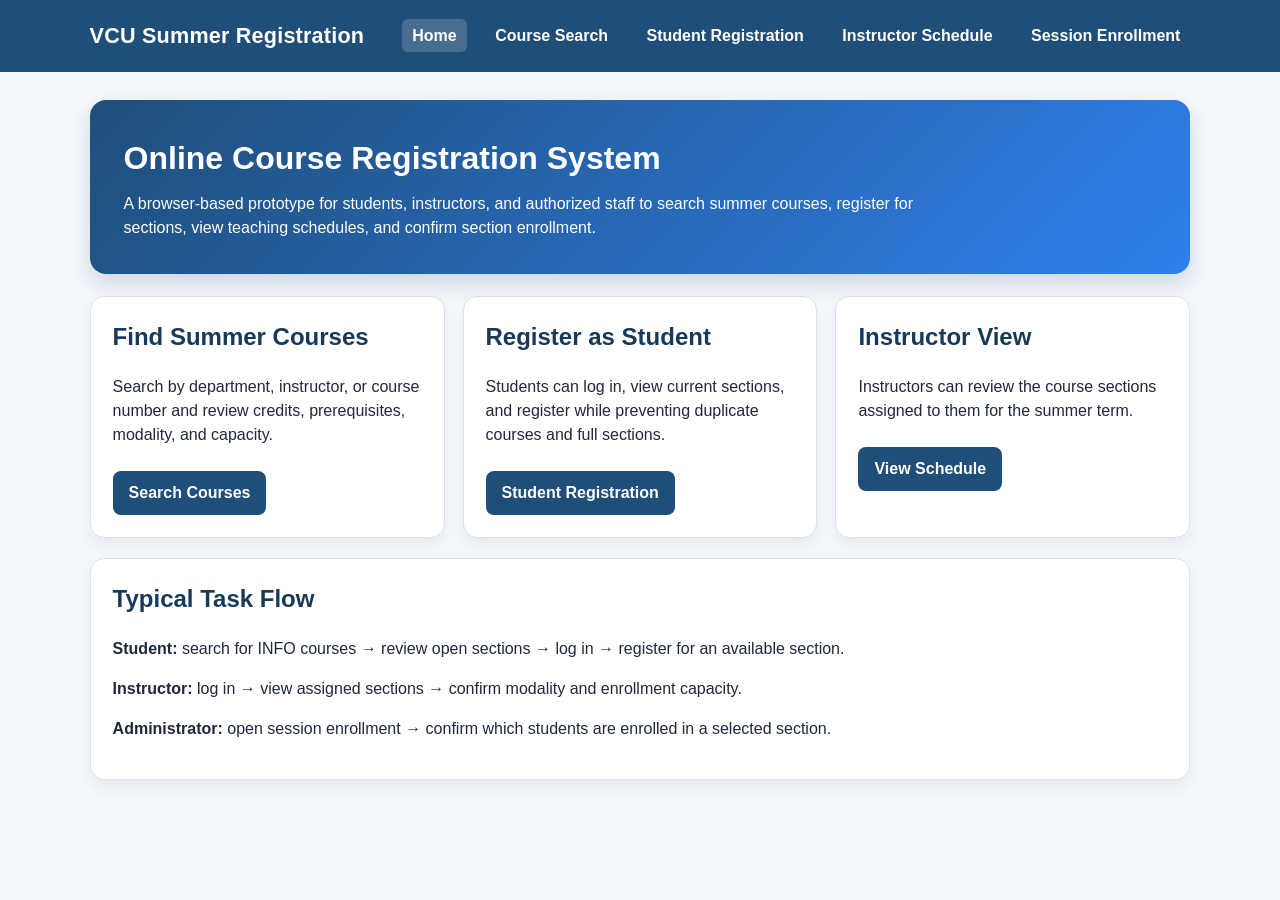
<file: index.html>
<!DOCTYPE html>
<html lang="en">
<head>
  <meta charset="UTF-8">
  <meta name="viewport" content="width=device-width, initial-scale=1.0">
  <title>VCU Summer Course Registration | Home</title>
  <link rel="stylesheet" href="styles.css">
</head>
<body>
<header>
  <div class="logo">VCU Summer Registration</div>
  <nav>
    <a class="active" href="index.html">Home</a>
    <a href="course-search.html">Course Search</a>
    <a href="student-registration.html">Student Registration</a>
    <a href="instructor-schedule.html">Instructor Schedule</a>
    <a href="session-enrollment.html">Session Enrollment</a>
  </nav>
</header>
<main>
  <section class="hero">
    <h1>Online Course Registration System</h1>
    <p>A browser-based prototype for students, instructors, and authorized staff to search summer courses, register for sections, view teaching schedules, and confirm section enrollment.</p>
  </section>
  <section class="grid">
    <div class="card">
      <h2>Find Summer Courses</h2>
      <p>Search by department, instructor, or course number and review credits, prerequisites, modality, and capacity.</p>
      <a class="button" href="course-search.html">Search Courses</a>
    </div>
    <div class="card">
      <h2>Register as Student</h2>
      <p>Students can log in, view current sections, and register while preventing duplicate courses and full sections.</p>
      <a class="button" href="student-registration.html">Student Registration</a>
    </div>
    <div class="card">
      <h2>Instructor View</h2>
      <p>Instructors can review the course sections assigned to them for the summer term.</p>
      <a class="button" href="instructor-schedule.html">View Schedule</a>
    </div>
  </section>
  <section class="card" style="margin-top:20px;">
    <h2>Typical Task Flow</h2>
    <p><strong>Student:</strong> search for INFO courses → review open sections → log in → register for an available section.</p>
    <p><strong>Instructor:</strong> log in → view assigned sections → confirm modality and enrollment capacity.</p>
    <p><strong>Administrator:</strong> open session enrollment → confirm which students are enrolled in a selected section.</p>
  </section>
</main>
</body>
</html>
</file>
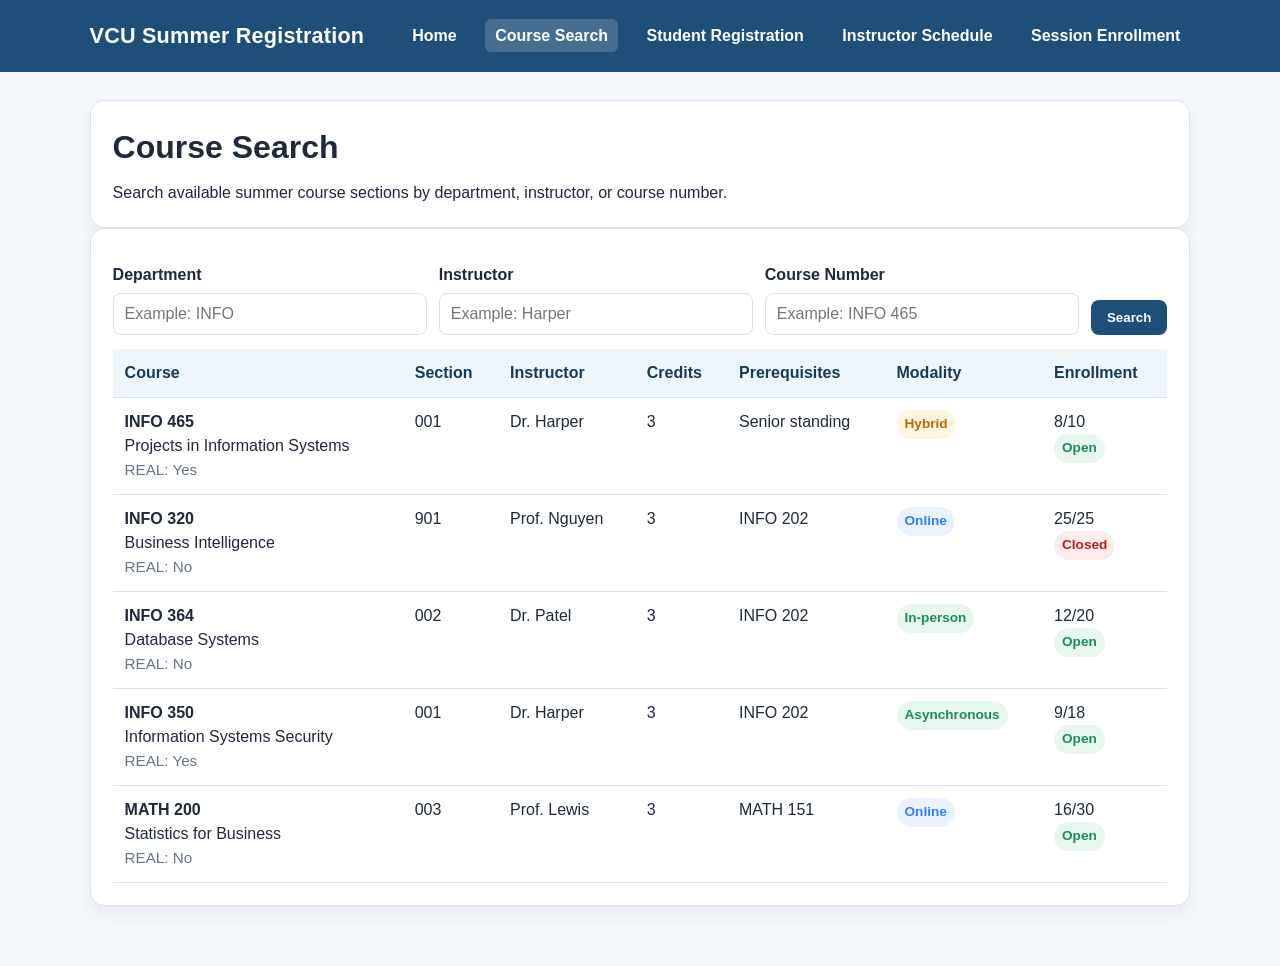
<file: course-search.html>
<!DOCTYPE html>
<html lang="en">
<head>
  <meta charset="UTF-8">
  <meta name="viewport" content="width=device-width, initial-scale=1.0">
  <title>Course Search</title>
  <link rel="stylesheet" href="styles.css">
  <script defer src="app.js"></script>
</head>
<body>
<header>
  <div class="logo">VCU Summer Registration</div>
  <nav>
    <a href="index.html">Home</a>
    <a class="active" href="course-search.html">Course Search</a>
    <a href="student-registration.html">Student Registration</a>
    <a href="instructor-schedule.html">Instructor Schedule</a>
    <a href="session-enrollment.html">Session Enrollment</a>
  </nav>
</header>
<main>
  <section class="page-title card">
    <h1>Course Search</h1>
    <p>Search available summer course sections by department, instructor, or course number.</p>
  </section>
  <section class="card">
    <div class="filters">
      <div><label for="dept">Department</label><input id="dept" placeholder="Example: INFO"></div>
      <div><label for="instructor">Instructor</label><input id="instructor" placeholder="Example: Harper"></div>
      <div><label for="courseNum">Course Number</label><input id="courseNum" placeholder="Example: INFO 465"></div>
      <button onclick="searchCourses()">Search</button>
    </div>
    <table aria-label="Course search results">
      <thead><tr><th>Course</th><th>Section</th><th>Instructor</th><th>Credits</th><th>Prerequisites</th><th>Modality</th><th>Enrollment</th></tr></thead>
      <tbody id="courseRows"></tbody>
    </table>
  </section>
</main>
</body>
</html>
</file>
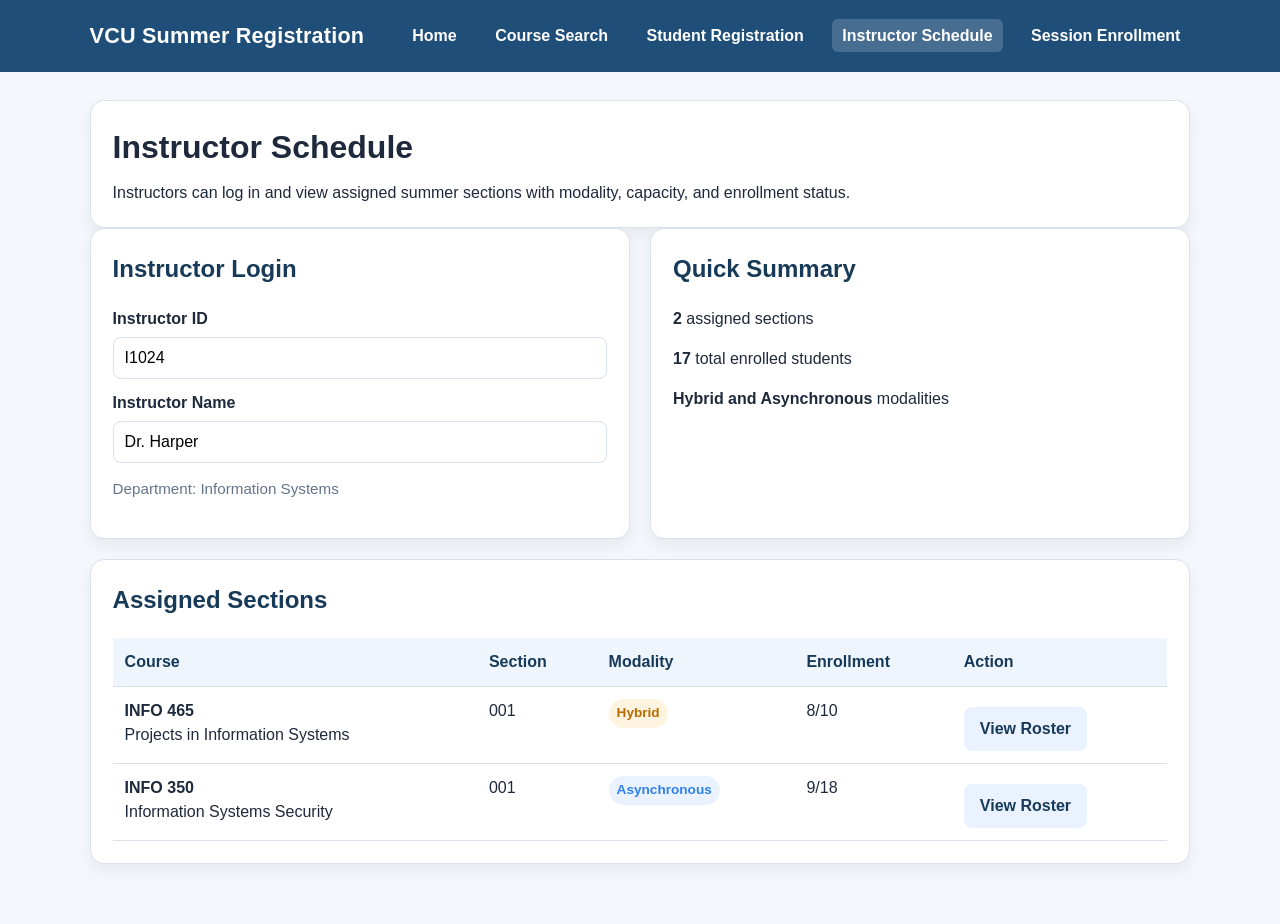
<file: instructor-schedule.html>
<!DOCTYPE html>
<html lang="en">
<head>
  <meta charset="UTF-8">
  <meta name="viewport" content="width=device-width, initial-scale=1.0">
  <title>Instructor Schedule</title>
  <link rel="stylesheet" href="styles.css">
</head>
<body>
<header>
  <div class="logo">VCU Summer Registration</div>
  <nav>
    <a href="index.html">Home</a>
    <a href="course-search.html">Course Search</a>
    <a href="student-registration.html">Student Registration</a>
    <a class="active" href="instructor-schedule.html">Instructor Schedule</a>
    <a href="session-enrollment.html">Session Enrollment</a>
  </nav>
</header>
<main>
  <section class="page-title card">
    <h1>Instructor Schedule</h1>
    <p>Instructors can log in and view assigned summer sections with modality, capacity, and enrollment status.</p>
  </section>
  <section class="two-col">
    <div class="card">
      <h2>Instructor Login</h2>
      <label for="instructorId">Instructor ID</label><input id="instructorId" value="I1024">
      <label for="instructorName">Instructor Name</label><input id="instructorName" value="Dr. Harper">
      <p class="notice">Department: Information Systems</p>
    </div>
    <div class="card">
      <h2>Quick Summary</h2>
      <p><strong>2</strong> assigned sections</p>
      <p><strong>17</strong> total enrolled students</p>
      <p><strong>Hybrid and Asynchronous</strong> modalities</p>
    </div>
  </section>
  <section class="card" style="margin-top:20px;">
    <h2>Assigned Sections</h2>
    <table>
      <thead><tr><th>Course</th><th>Section</th><th>Modality</th><th>Enrollment</th><th>Action</th></tr></thead>
      <tbody>
        <tr><td><strong>INFO 465</strong><br>Projects in Information Systems</td><td>001</td><td><span class="badge hybrid">Hybrid</span></td><td>8/10</td><td><a class="button light" href="session-enrollment.html">View Roster</a></td></tr>
        <tr><td><strong>INFO 350</strong><br>Information Systems Security</td><td>001</td><td><span class="badge online">Asynchronous</span></td><td>9/18</td><td><a class="button light" href="session-enrollment.html">View Roster</a></td></tr>
      </tbody>
    </table>
  </section>
</main>
</body>
</html>
</file>
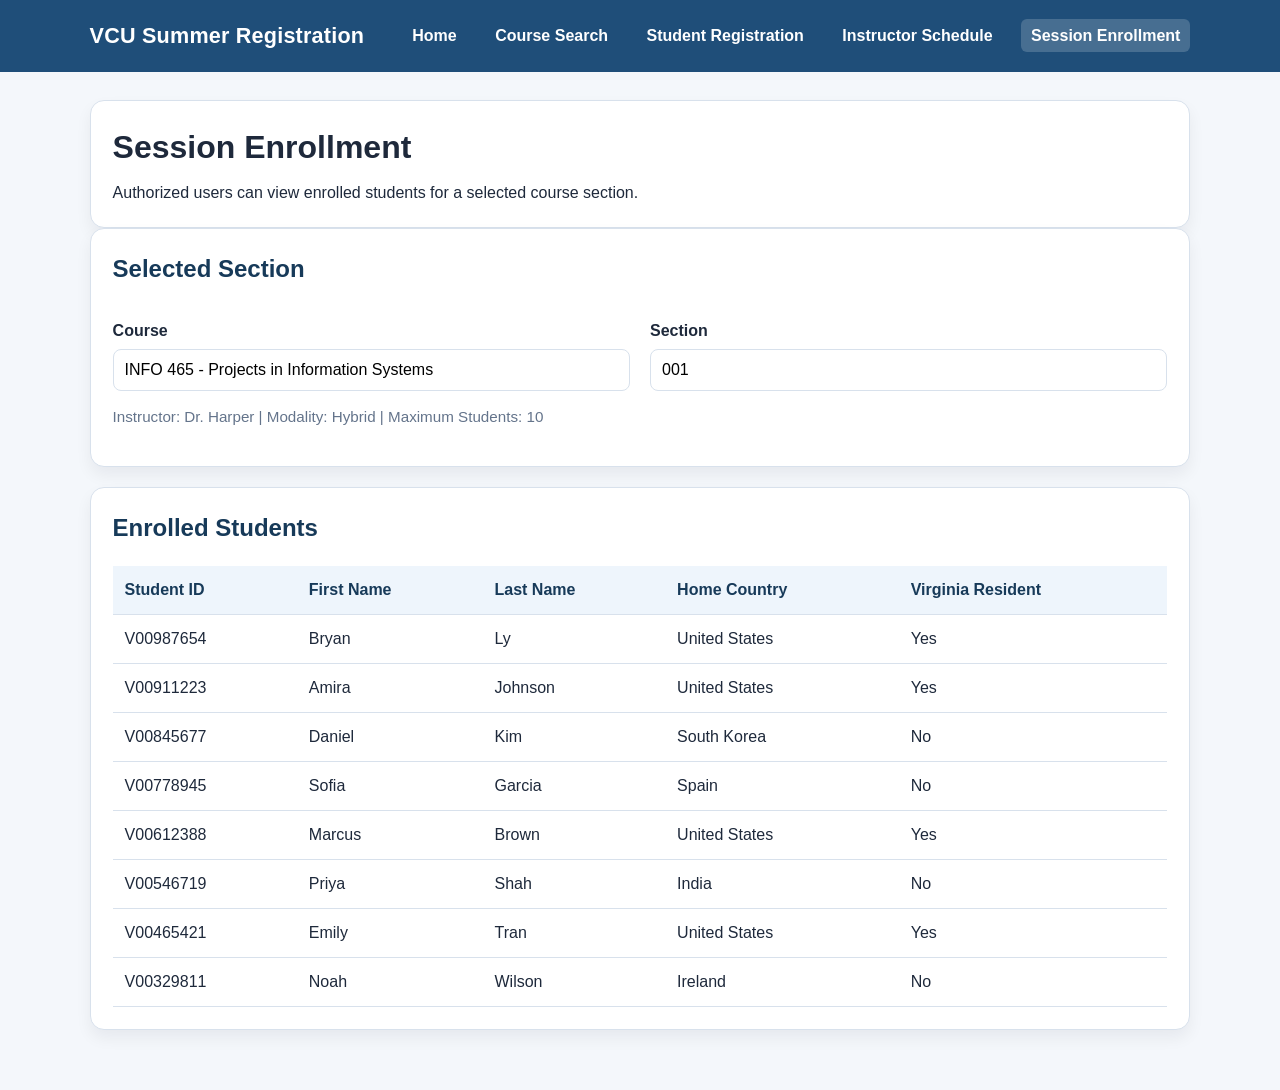
<file: session-enrollment.html>
<!DOCTYPE html>
<html lang="en">
<head>
  <meta charset="UTF-8">
  <meta name="viewport" content="width=device-width, initial-scale=1.0">
  <title>Session Enrollment</title>
  <link rel="stylesheet" href="styles.css">
</head>
<body>
<header>
  <div class="logo">VCU Summer Registration</div>
  <nav>
    <a href="index.html">Home</a>
    <a href="course-search.html">Course Search</a>
    <a href="student-registration.html">Student Registration</a>
    <a href="instructor-schedule.html">Instructor Schedule</a>
    <a class="active" href="session-enrollment.html">Session Enrollment</a>
  </nav>
</header>
<main>
  <section class="page-title card">
    <h1>Session Enrollment</h1>
    <p>Authorized users can view enrolled students for a selected course section.</p>
  </section>
  <section class="card">
    <h2>Selected Section</h2>
    <div class="two-col">
      <div><label>Course</label><input value="INFO 465 - Projects in Information Systems" readonly></div>
      <div><label>Section</label><input value="001" readonly></div>
    </div>
    <p class="notice">Instructor: Dr. Harper | Modality: Hybrid | Maximum Students: 10</p>
  </section>
  <section class="card" style="margin-top:20px;">
    <h2>Enrolled Students</h2>
    <table>
      <thead><tr><th>Student ID</th><th>First Name</th><th>Last Name</th><th>Home Country</th><th>Virginia Resident</th></tr></thead>
      <tbody>
        <tr><td>V00987654</td><td>Bryan</td><td>Ly</td><td>United States</td><td>Yes</td></tr>
        <tr><td>V00911223</td><td>Amira</td><td>Johnson</td><td>United States</td><td>Yes</td></tr>
        <tr><td>V00845677</td><td>Daniel</td><td>Kim</td><td>South Korea</td><td>No</td></tr>
        <tr><td>V00778945</td><td>Sofia</td><td>Garcia</td><td>Spain</td><td>No</td></tr>
        <tr><td>V00612388</td><td>Marcus</td><td>Brown</td><td>United States</td><td>Yes</td></tr>
        <tr><td>V00546719</td><td>Priya</td><td>Shah</td><td>India</td><td>No</td></tr>
        <tr><td>V00465421</td><td>Emily</td><td>Tran</td><td>United States</td><td>Yes</td></tr>
        <tr><td>V00329811</td><td>Noah</td><td>Wilson</td><td>Ireland</td><td>No</td></tr>
      </tbody>
    </table>
  </section>
</main>
</body>
</html>
</file>
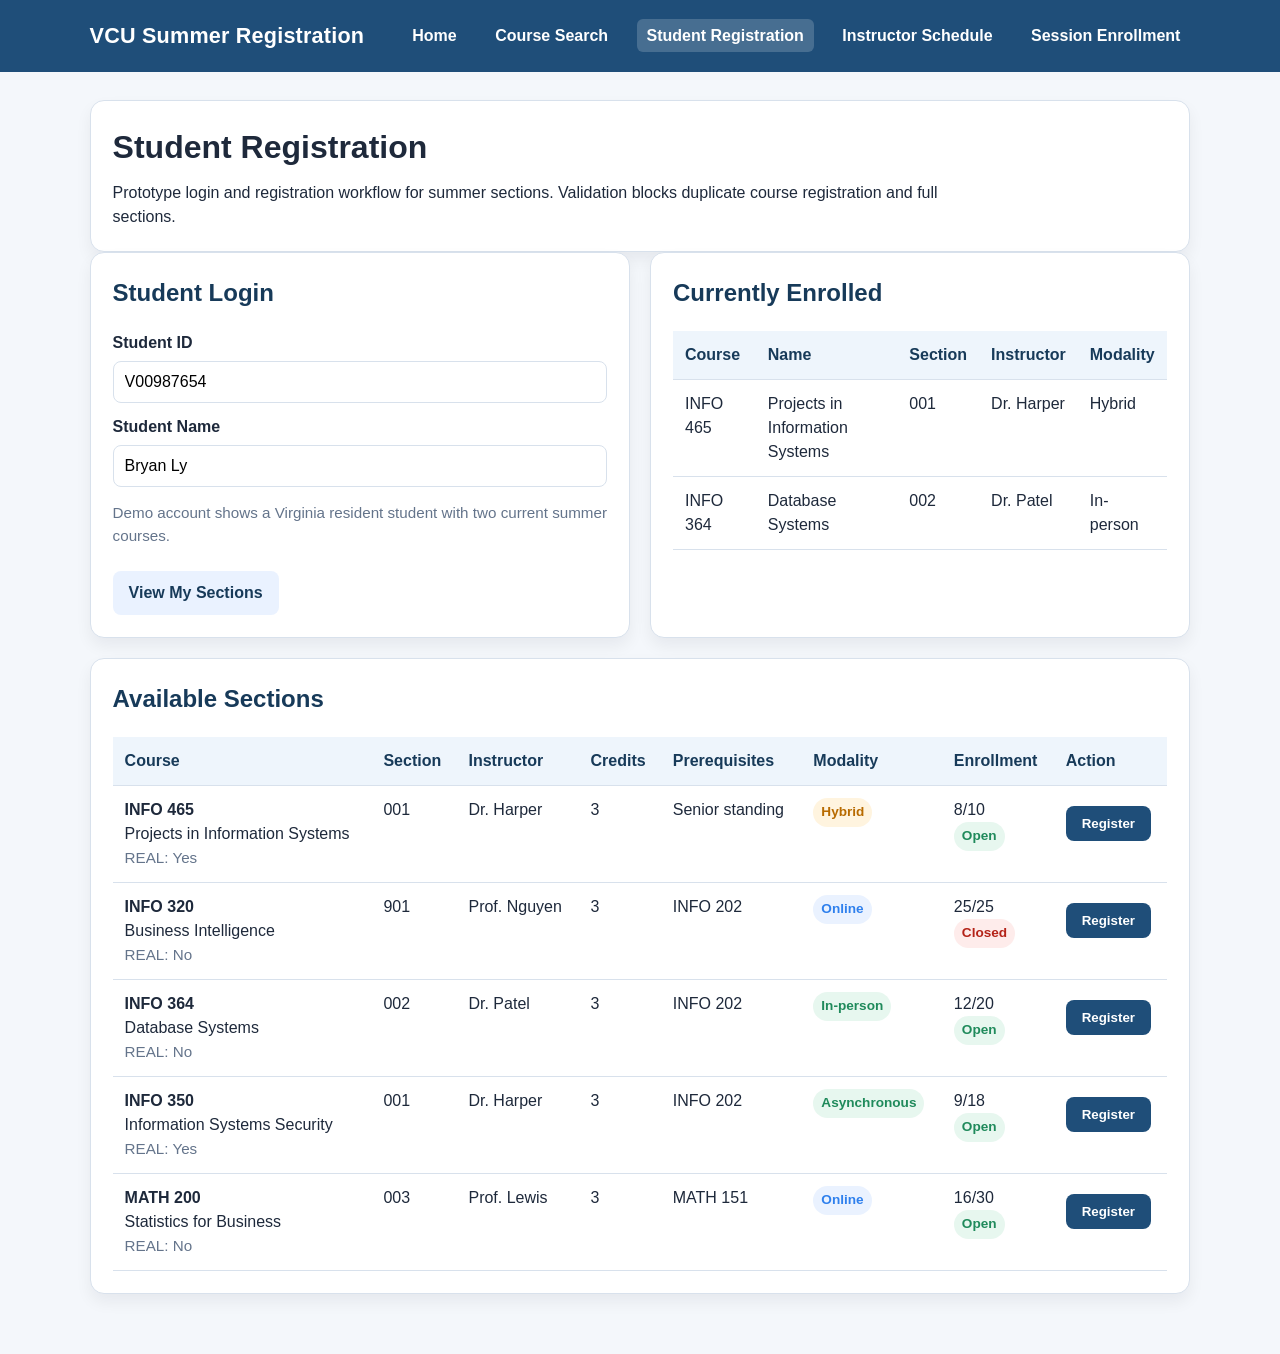
<file: student-registration.html>
<!DOCTYPE html>
<html lang="en">
<head>
  <meta charset="UTF-8">
  <meta name="viewport" content="width=device-width, initial-scale=1.0">
  <title>Student Registration</title>
  <link rel="stylesheet" href="styles.css">
  <script defer src="app.js"></script>
</head>
<body>
<header>
  <div class="logo">VCU Summer Registration</div>
  <nav>
    <a href="index.html">Home</a>
    <a href="course-search.html">Course Search</a>
    <a class="active" href="student-registration.html">Student Registration</a>
    <a href="instructor-schedule.html">Instructor Schedule</a>
    <a href="session-enrollment.html">Session Enrollment</a>
  </nav>
</header>
<main>
  <section class="page-title card">
    <h1>Student Registration</h1>
    <p>Prototype login and registration workflow for summer sections. Validation blocks duplicate course registration and full sections.</p>
  </section>
  <section class="two-col">
    <div class="card">
      <h2>Student Login</h2>
      <label for="studentId">Student ID</label><input id="studentId" value="V00987654">
      <label for="studentName">Student Name</label><input id="studentName" value="Bryan Ly">
      <p class="notice">Demo account shows a Virginia resident student with two current summer courses.</p>
      <a class="button light" href="#current">View My Sections</a>
    </div>
    <div class="card" id="current">
      <h2>Currently Enrolled</h2>
      <table>
        <thead><tr><th>Course</th><th>Name</th><th>Section</th><th>Instructor</th><th>Modality</th></tr></thead>
        <tbody id="enrolledRows"></tbody>
      </table>
    </div>
  </section>
  <section class="card" style="margin-top:20px;">
    <h2>Available Sections</h2>
    <div id="registerMessage" class="message"></div>
    <table>
      <thead><tr><th>Course</th><th>Section</th><th>Instructor</th><th>Credits</th><th>Prerequisites</th><th>Modality</th><th>Enrollment</th><th>Action</th></tr></thead>
      <tbody id="registrationRows"></tbody>
    </table>
  </section>
</main>
</body>
</html>
</file>
<file: styles.css>
:root {
  --bg: #f4f7fb;
  --card: #ffffff;
  --primary: #1f4e79;
  --primary-dark: #173a59;
  --accent: #2f80ed;
  --success: #1f8a5b;
  --warning: #b86b00;
  --danger: #b42318;
  --muted: #64748b;
  --border: #d8e1ec;
  --text: #1e293b;
}
* { box-sizing: border-box; }
body {
  margin: 0;
  font-family: Arial, Helvetica, sans-serif;
  background: var(--bg);
  color: var(--text);
  line-height: 1.5;
}
header {
  background: var(--primary);
  color: #fff;
  padding: 20px 7%;
  display: flex;
  justify-content: space-between;
  align-items: center;
  gap: 24px;
  flex-wrap: wrap;
}
.logo { font-size: 1.35rem; font-weight: 700; letter-spacing: .2px; }
nav a {
  color: #fff;
  text-decoration: none;
  margin-left: 14px;
  font-weight: 600;
  padding: 8px 10px;
  border-radius: 6px;
}
nav a:hover, nav a.active { background: rgba(255,255,255,.18); }
main { width: 86%; max-width: 1180px; margin: 28px auto 60px; }
.hero {
  background: linear-gradient(135deg, #1f4e79, #2f80ed);
  color: #fff;
  padding: 34px;
  border-radius: 16px;
  box-shadow: 0 10px 22px rgba(31, 78, 121, .18);
}
.hero h1, .page-title h1 { margin: 0 0 10px; font-size: 2rem; }
.hero p, .page-title p { margin: 0; max-width: 850px; }
.grid { display: grid; grid-template-columns: repeat(3, 1fr); gap: 18px; margin-top: 22px; }
.two-col { display: grid; grid-template-columns: 1fr 1fr; gap: 20px; }
.card {
  background: var(--card);
  border: 1px solid var(--border);
  border-radius: 14px;
  padding: 22px;
  box-shadow: 0 8px 16px rgba(15, 23, 42, .06);
}
.card h2, .card h3 { margin-top: 0; color: var(--primary-dark); }
.button, button {
  display: inline-block;
  background: var(--primary);
  color: #fff;
  border: none;
  text-decoration: none;
  padding: 10px 16px;
  border-radius: 8px;
  font-weight: 700;
  cursor: pointer;
  margin-top: 8px;
}
.button.secondary { background: #334155; }
.button.light { background: #eaf2ff; color: var(--primary-dark); }
button:hover, .button:hover { background: var(--primary-dark); }
label { display: block; font-weight: 700; margin: 12px 0 6px; }
input, select {
  width: 100%;
  padding: 11px;
  border: 1px solid var(--border);
  border-radius: 8px;
  font-size: 1rem;
  background: #fff;
}
.filters { display: grid; grid-template-columns: 1fr 1fr 1fr auto; gap: 12px; align-items: end; }
table { width: 100%; border-collapse: collapse; margin-top: 14px; background: #fff; }
th, td { padding: 12px; border-bottom: 1px solid var(--border); text-align: left; vertical-align: top; }
th { background: #eef5fc; color: var(--primary-dark); }
tr:hover { background: #f8fbff; }
.badge { display: inline-block; padding: 4px 8px; border-radius: 999px; font-size: .85rem; font-weight: 700; }
.open { background: #e7f7ef; color: var(--success); }
.closed { background: #feeceb; color: var(--danger); }
.hybrid { background: #fff4df; color: var(--warning); }
.online { background: #eaf2ff; color: var(--accent); }
.message { margin-top: 14px; padding: 12px; border-radius: 8px; font-weight: 700; display: none; }
.message.good { display: block; background: #e7f7ef; color: var(--success); border: 1px solid #b6e2cc; }
.message.bad { display: block; background: #feeceb; color: var(--danger); border: 1px solid #fac5c0; }
.notice { color: var(--muted); font-size: .95rem; }
.footer-note { margin-top: 24px; color: var(--muted); font-size: .9rem; }
@media (max-width: 900px) {
  main { width: 94%; }
  .grid, .two-col, .filters { grid-template-columns: 1fr; }
  header { padding: 16px 4%; }
  nav a { margin-left: 0; margin-right: 8px; }
  table { font-size: .92rem; }
}
</file>
